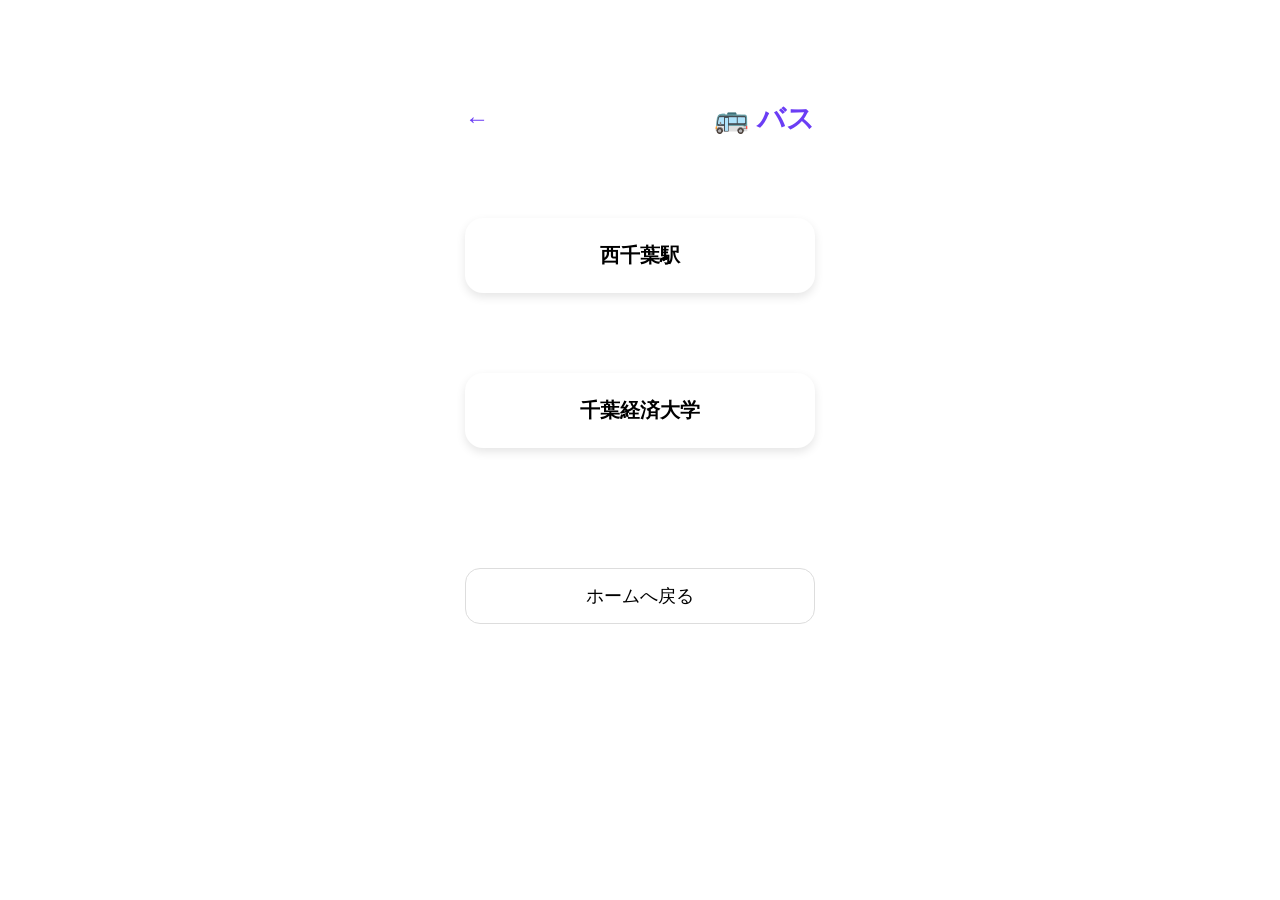
<file: ClaireLife/bus.html>
<!DOCTYPE html>
<html>
<head>
<meta charset="UTF-8">
<meta name="viewport" content="width=device-width, initial-scale=1.0">
<title>バス</title>
<link rel="stylesheet" href="css/style.css">
</head>

<body>

<div class="phone short-page bus-page">

<header>

<a href="train.html">←</a>

<h2>🚌 バス</h2>

</header>


<a href="https://transfer-cloud.navitime.biz/keiseibus-group/courses?busstop=00022298" target="_blank">
<button class="trainButton">
西千葉駅
</button>
</a>


<a href="https://transfer-cloud.navitime.biz/keiseibus-group/courses?busstop=00022298" target="_blank">
<button class="trainButton">
千葉経済大学
</button>
</a>

<a href="index.html">

<button class="back">
ホームへ戻る
</button>

</a>

</div>

</body>
</html>
</file>
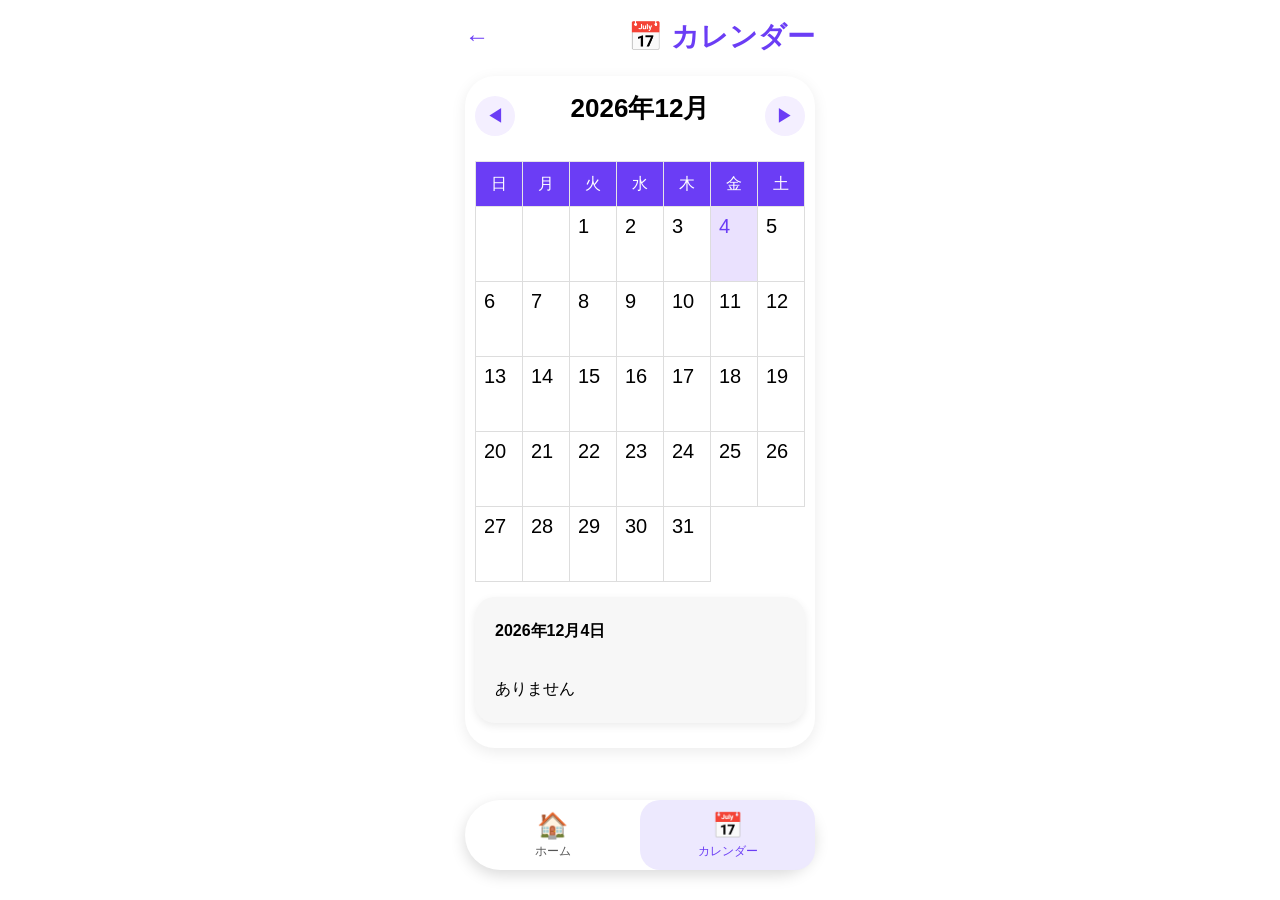
<file: ClaireLife/calendar.html>
<!DOCTYPE html>
<html lang="ja">

<head>

<meta charset="UTF-8">
<meta name="viewport" content="width=device-width, initial-scale=1.0">
<title>カレンダー</title>

<link rel="stylesheet" href="css/style.css">

</head>


<body>

<div class="app">

<div class="phone">


<header>

<a href="index.html">←</a>

<h2>📅 カレンダー</h2>

</header>


<div id="calendar"></div>

<div class="bottom-menu">

    <a href="index.html" class="menu-item">
        <div class="icon">🏠</div>
        <div class="text">ホーム</div>
    </a>

    <a href="calendar.html" class="menu-item active">
        <div class="icon">📅</div>
        <div class="text">カレンダー</div>
    </a>

</div>

</div>

</div>

<script src="js/submit.js"></script>
<script src="js/notice.js"></script>
<script src="js/calendar.js"></script>


</body>

</html>
</file>
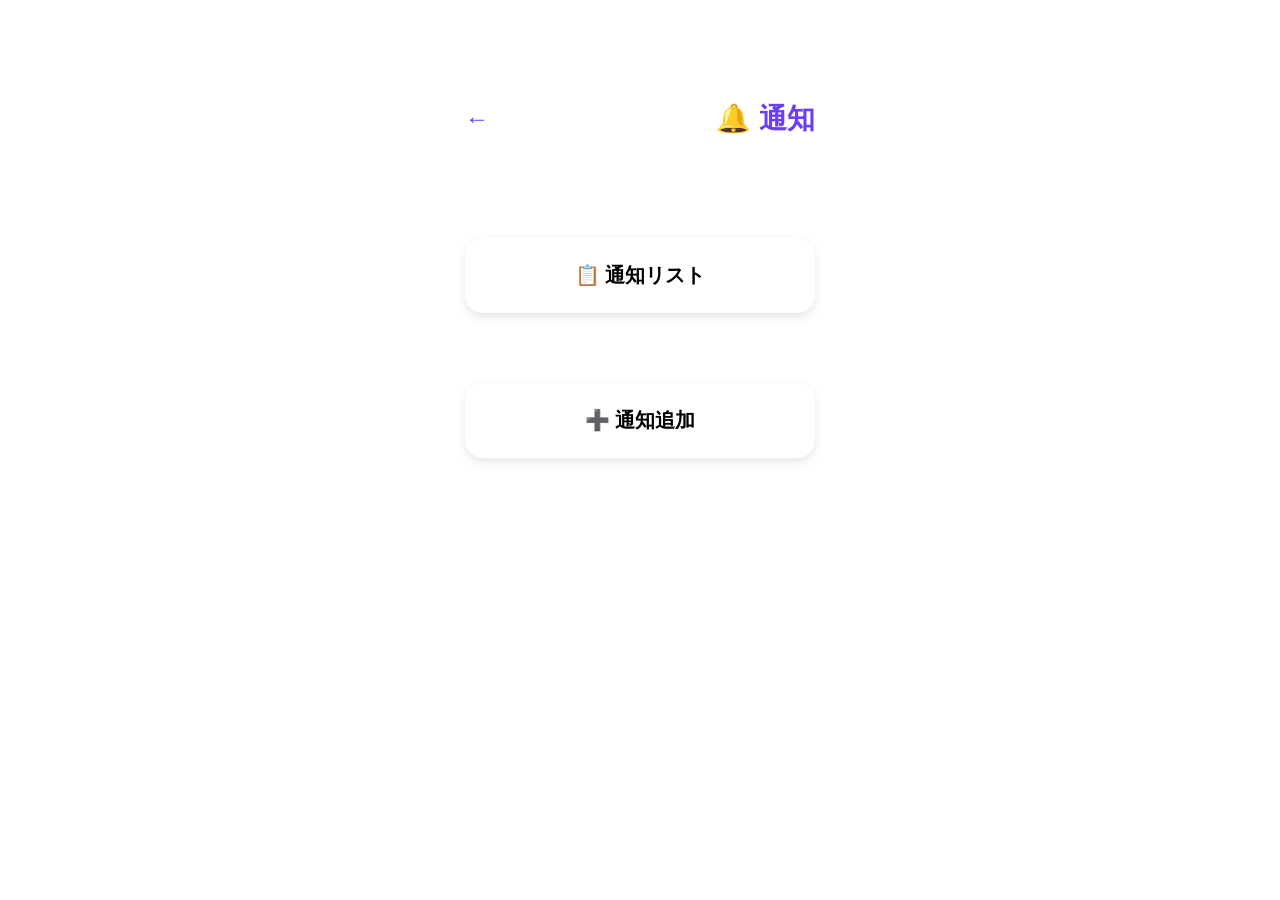
<file: ClaireLife/notice-menu.html>
<!DOCTYPE html>
<html lang="ja">

<head>

<meta charset="UTF-8">
<meta name="viewport" content="width=device-width, initial-scale=1.0">
<title>通知</title>

<link rel="stylesheet" href="css/style.css">

</head>


<body>

<div class="phone short-page">

<header>

<a href="index.html">←</a>

<h2>🔔 通知</h2>

</header>


<div class="submit-menu">

<a href="notice.html">

<button class="menu-btn">
📋 通知リスト
</button>

</a>


<a href="add-notice.html">

<button class="menu-btn">
➕ 通知追加
</button>

</a>

</div>


</div>

</body>

</html>
</file>
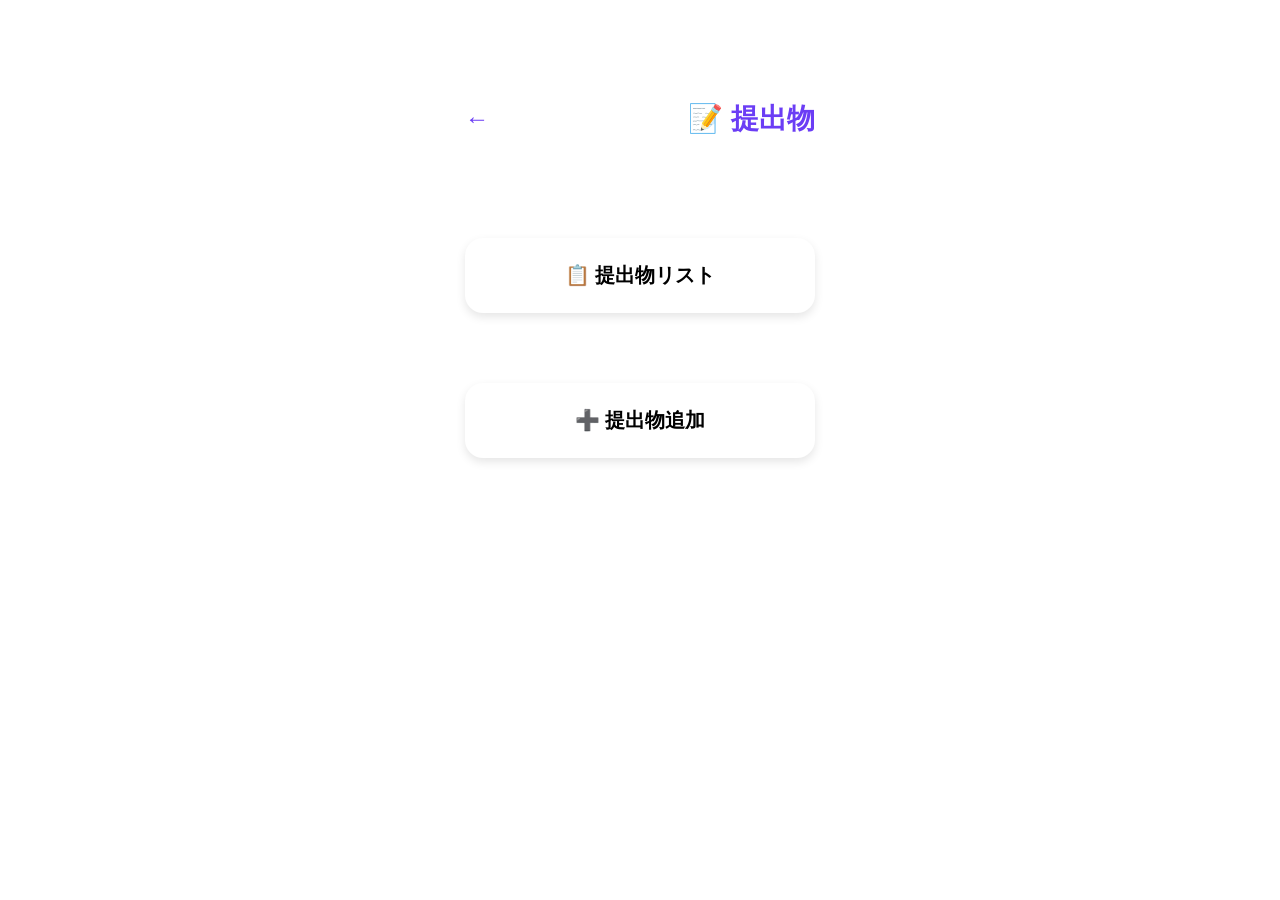
<file: ClaireLife/submit-menu.html>
<!DOCTYPE html>
<html lang="ja">

<head>

<meta charset="UTF-8">
<meta name="viewport" content="width=device-width, initial-scale=1.0">
<title>提出物</title>

<link rel="stylesheet" href="css/style.css">

</head>


<body>

<div class="phone short-page">

<header>

<a href="index.html">←</a>

<h2>📝 提出物</h2>

</header>


<div class="submit-menu">

<a href="tasks.html">

<button class="menu-btn">
📋 提出物リスト
</button>

</a>


<a href="add-submit.html">

<button class="menu-btn">
➕ 提出物追加
</button>

</a>

</div>


</div>

</body>

</html>
</file>
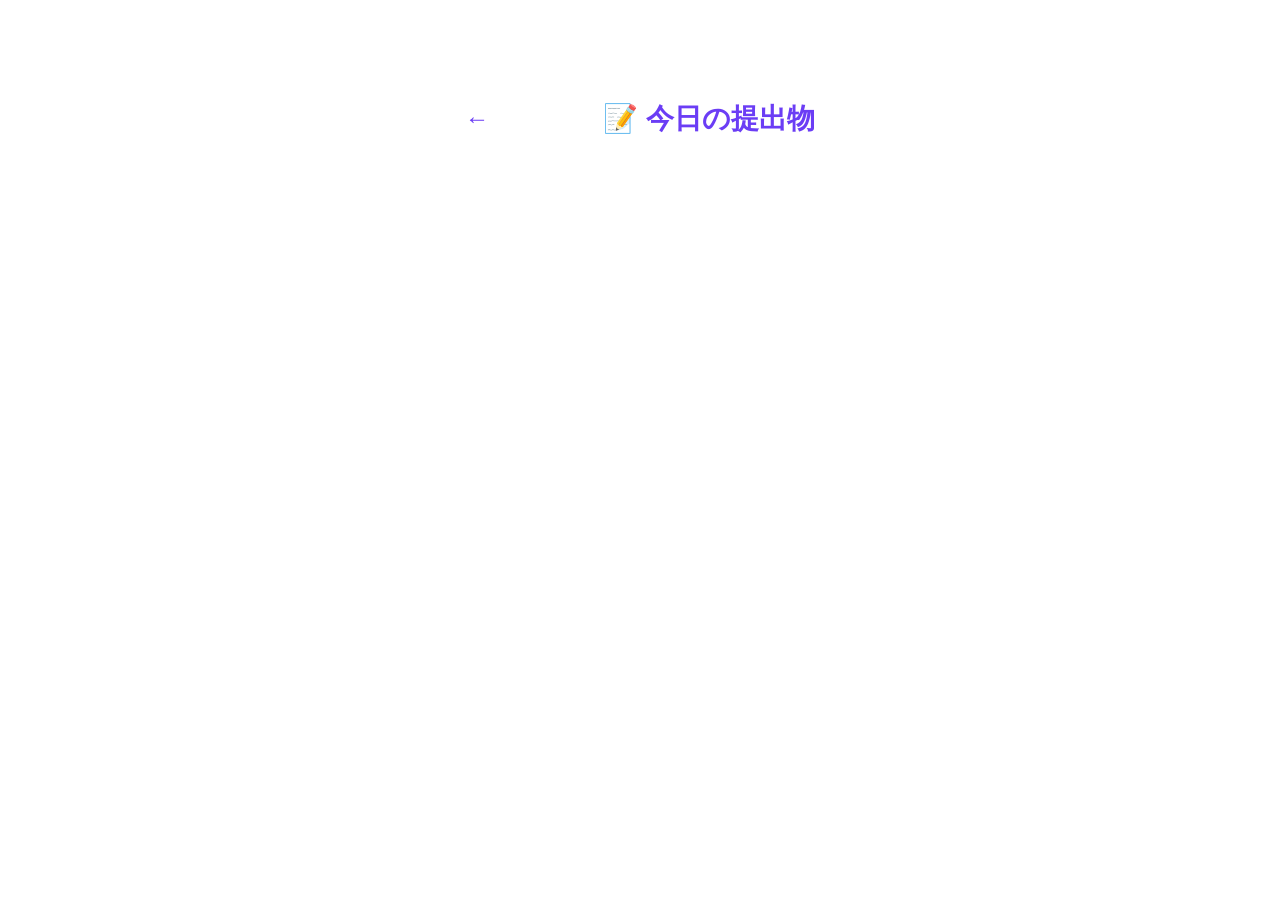
<file: ClaireLife/today-task.html>
<!DOCTYPE html>
<html lang="ja">

<head>

<meta charset="UTF-8">
<meta name="viewport" content="width=device-width, initial-scale=1.0">
<title>今日の提出物</title>

<link rel="stylesheet" href="css/style.css">

</head>


<body>


<div class="phone short-page">


<header>

<a href="index.html">←</a>

<h2>📝 今日の提出物</h2>

</header>


<div id="todayTaskList"></div>


</div>


<script src="js/today-task.js"></script>


</body>

</html>
</file>
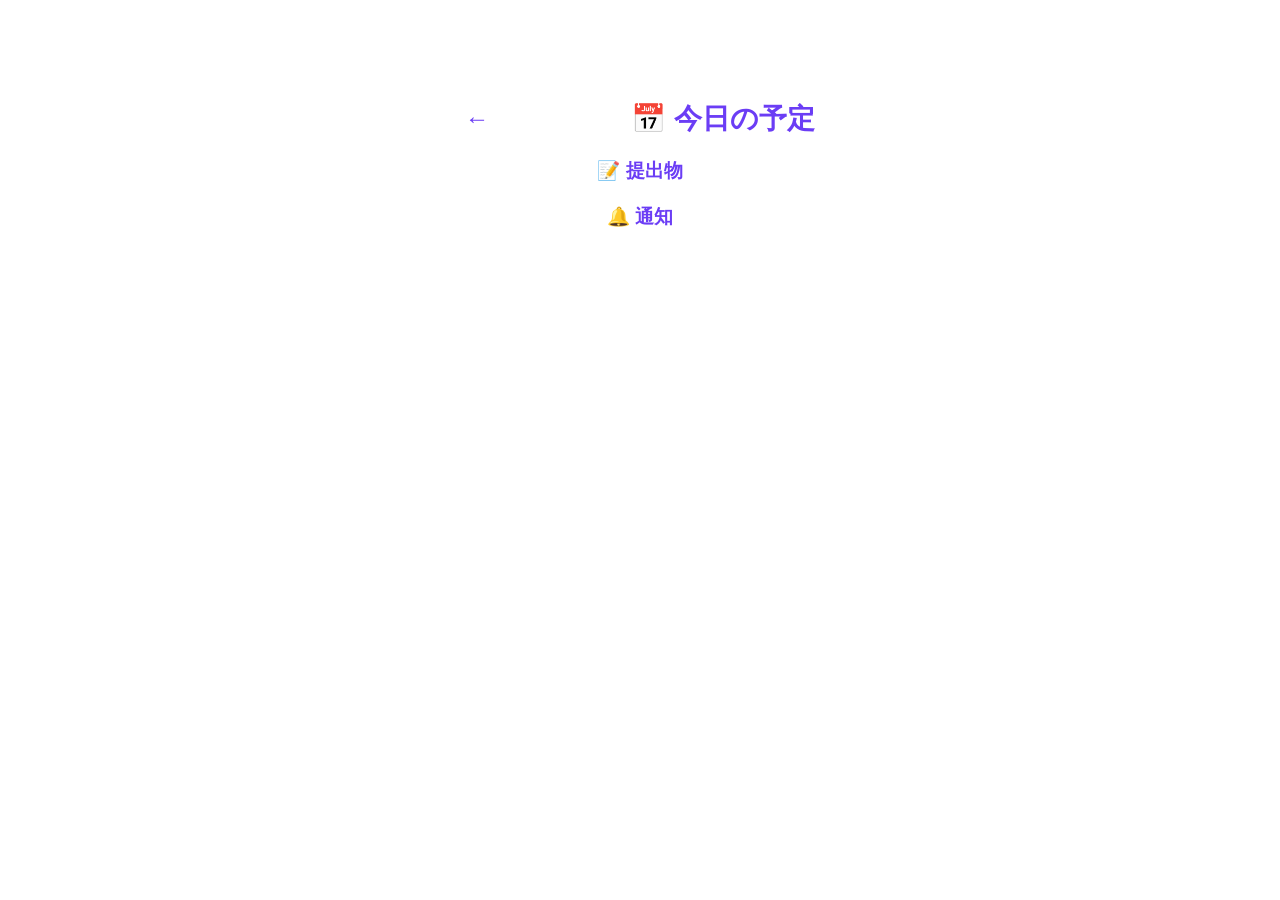
<file: ClaireLife/today.html>
<!DOCTYPE html>
<html lang="ja">

<head>

<meta charset="UTF-8">
<meta name="viewport" content="width=device-width, initial-scale=1.0">
<title>今日の予定</title>

<link rel="stylesheet" href="css/style.css">

</head>


<body>

<div class="phone short-page">  

<header>

<a href="index.html">←</a>

<h2>📅 今日の予定</h2>

</header>


<h3>📝 提出物</h3>

<div id="todaySubmit"></div>


<h3>🔔 通知</h3>

<div id="todayNotice"></div>


</div>


<script src="js/today.js"></script>

</body>

</html>
</file>
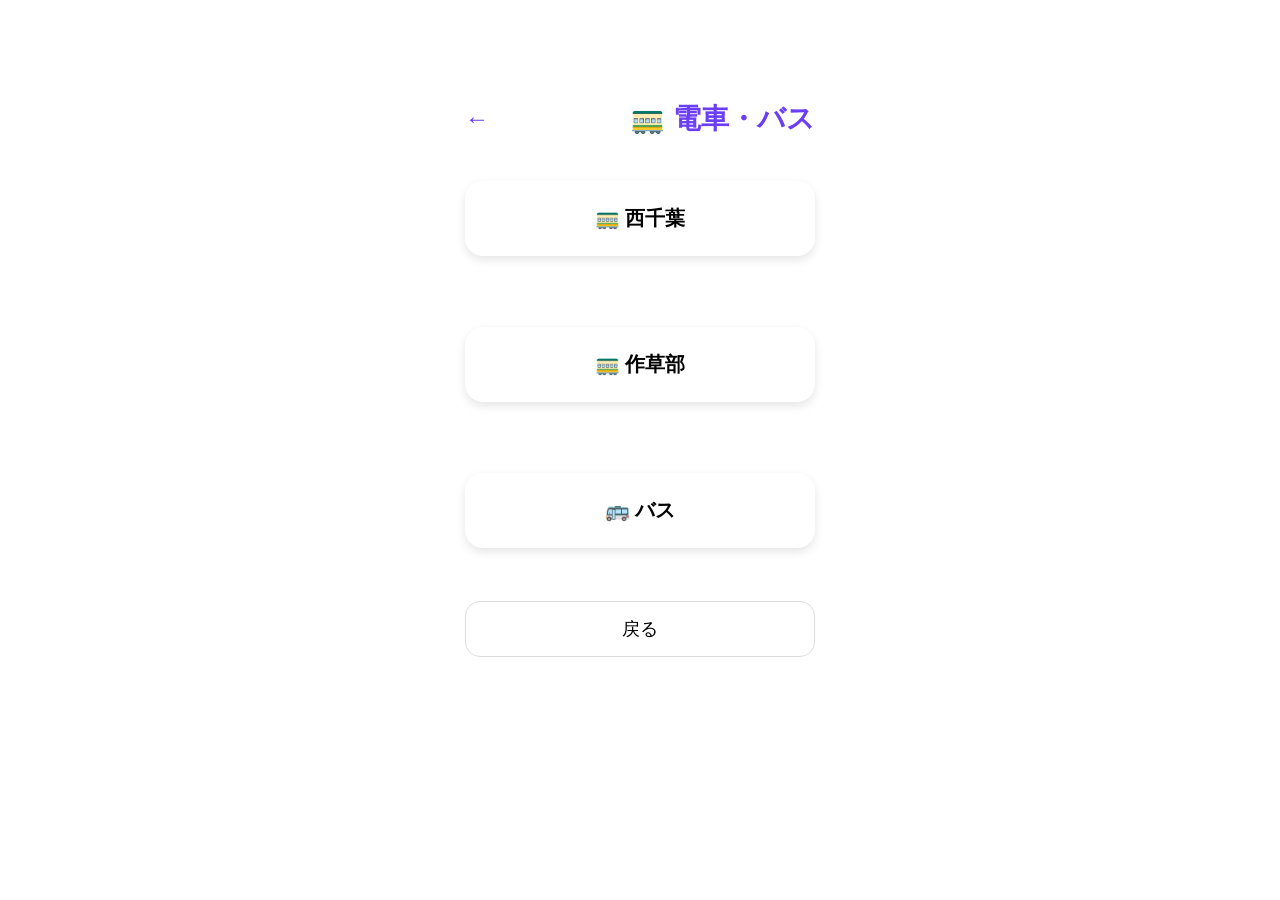
<file: ClaireLife/train.html>
<!DOCTYPE html>
<html lang="ja">

<head>

<meta charset="UTF-8">
<meta name="viewport" content="width=device-width, initial-scale=1.0">
<title>電車・バス</title>

<link rel="stylesheet" href="css/style.css">

</head>


<body>

<div class="phone short-page">
<header>

<a href="index.html">←</a>

<h2>🚃 電車・バス</h2>

</header>





<div class="train">

<a href="https://timetables.jreast.co.jp/timetable/list1163.html" target="_blank">
<button class="trainButton">
🚃 西千葉
</button>
</a>
<a href="https://ekitan.com/timetable/railway/line-station/231-8/d1" target="_blank">
<button class="trainButton">
🚃 作草部
</button>
</a>

<a href="bus.html">
<button class="trainButton">
🚌 バス
</button>
</a>

</div>


<a href="index.html">

<button class="back">

戻る

</button>

</a>



</div>


</body>

</html>
</file>
<file: ClaireLife/css/style.css>
/* ===================================
   学校アプリ style.css
   第1回（基本デザイン）
=================================== */

*{
    margin:0;
    padding:0;
    box-sizing:border-box;
    font-family:"Yu Gothic",sans-serif;
}

body{
    background:#f4f4f4;
    display:flex;
    justify-content:center;
    align-items:center;
    min-height:100vh;
    padding:0px 0px 0px;
}

.app{
    width:390px;
    margin:auto;
}


/* ---------- ヘッダー ---------- */

header{
    display:flex;
    justify-content:space-between;
    align-items:center;
    margin-bottom:20px;
}

header h2{
    color:#6b3df5;
    font-size:28px;
    font-weight:bold;
}

header a{
    text-decoration:none;
    color:#6b3df5;
    font-size:24px;
}

header button{
    width:45px;
    height:45px;
    border:none;
    border-radius:12px;
    background:#fff;
    cursor:pointer;
}

/* ---------- 学校画像 ---------- */

.school{
    width:240px;
    height:240px;
    margin:20px auto;
    display:flex;
    justify-content:center;
    align-items:center;
}

.school img{
    width:100%;
    height:100%;
    object-fit:contain;
    border-radius:20px;
}

/* ---------- 見出し ---------- */

h3{
    text-align:center;
    color:#6b3df5;
    margin:20px 0;
}

/* ---------- カード ---------- */

.card{
    display:flex;
    justify-content:space-between;
    align-items:center;
    background:#fff;
    padding:18px;
    margin-bottom:15px;
    border-radius:18px;
    box-shadow:0 3px 10px rgba(0,0,0,.08);
    transition:.2s;
}

.card:hover{
    transform:translateY(-2px);
}

.card div:last-child{
    font-weight:bold;
    color:#6b3df5;
}

/* ---------- リンク ---------- */

a{
    text-decoration:none;
    color:inherit;
}

/* ---------- メニュー ---------- */

.menu{
    display:grid;
    grid-template-columns:repeat(2,1fr);
    gap:18px;
    margin-top:25px;
}

.menu a{
    width:100%;
}

.menu button{
    width:100%;
    height:110px;
    border:none;
    border-radius:20px;
    background:#fff;
    box-shadow:0 4px 10px rgba(0,0,0,.1);

    display:flex;
    flex-direction:column;
    justify-content:center;
    align-items:center;

    font-size:18px;
    font-weight:bold;

    cursor:pointer;
    transition:.2s;
}

.menu button:hover{
    background:#6b3df5;
    color:#fff;
}

/* ---------- 共通ボタン ---------- */

button{
    cursor:pointer;
    transition:.2s;
}

.save{
    width:100%;
    margin-top:20px;
    padding:15px;
    border:none;
    border-radius:15px;
    background:#6b3df5;
    color:#fff;
    font-size:18px;
}

.back{
    width:100%;
    margin-top:15px;
    padding:15px;
    border:1px solid #ddd;
    border-radius:15px;
    background:#fff;
    font-size:18px;
}

.save:hover{
    opacity:.9;
}

.back:hover{
    background:#f5f3ff;
}
/* ===================================
   第2回
   時間割・提出物・通知・電車
=================================== */

/* ---------- 入力欄 ---------- */

input,
textarea{
    width:100%;
    padding:14px;
    margin:10px 0;
    border:2px solid #ddd;
    border-radius:15px;
    font-size:16px;
    outline:none;
    transition:.2s;
    background:#fff;
}

input:focus,
textarea:focus{
    border-color:#6b3df5;
}

/* ---------- 曜日ボタン ---------- */

.days{
    display:flex;
    justify-content:space-between;
    margin:20px 0;
}

.day-btn{
    width:45px;
    height:45px;
    border:none;
    border-radius:50%;
    background:#fff;
    color:#6b3df5;
    font-weight:bold;
    box-shadow:0 2px 6px rgba(0,0,0,.1);
}

.day-btn.active{
    background:#6b3df5;
    color:#fff;
}

/* ---------- 時間割 ---------- */

.schedule{
    margin-top:20px;
}

.lesson{
    display:flex;
    align-items:center;
    gap:10px;

    margin-bottom:10px;
    padding:10px;

    background:#fff;
    border-radius:15px;

    box-shadow:0 3px 8px rgba(0,0,0,.08);
}

.lesson span{
    width:35px;
    text-align:center;
    font-weight:bold;
    color:#6b3df5;
}

.lesson input{
    flex:1;
    margin:0;
    border:none;
    background:none;
    font-size:16px;
}

/* ---------- 提出物カード ---------- */

.task-card{
    position:relative;
    background:#fff;
    padding:18px;
    margin:15px 0;
    border-radius:18px;
    box-shadow:0 3px 10px rgba(0,0,0,.12);
}

.task-title{
    font-size:18px;
    font-weight:bold;
    margin-bottom:8px;
}

.task-date{
    color:#666;
    margin-bottom:8px;
}

.task-remain{
    font-weight:bold;
}

/* ---------- 残り日数 ---------- */

.today{
    color:red;
    font-weight:bold;
}

.tomorrow{
    color:orange;
    font-weight:bold;
}

.expired{
    color:#999;
    font-weight:bold;
}

/* ---------- 削除ボタン ---------- */


/* ---------- 今日カード ---------- */

.today-task{
    background:#6b3df5;
    color:#fff;
}

.today-task div{
    color:#fff;
}

/* ---------- 電車・バス ---------- */

.train{
    display:flex;
    flex-direction:column;
    align-items:center;
    margin-top:30px;
}

.trainButton,
.menu-btn{
    width:100%;
    height:75px;

    margin:5px 0;

    border:none;
    border-radius:18px;

    background:#fff;

    font-size:20px;
    font-weight:bold;

    display:flex;
    justify-content:center;
    align-items:center;

    box-shadow:0 4px 10px rgba(0,0,0,.1);
}


.trainButton:hover,
.menu-btn:hover{

    background:#6b3df5;
    color:#fff;

}

/* ---------- アイコン ---------- */

.icon{
    width:40px;
    text-align:center;
    color:#6b3df5;
    font-size:22px;
}

.home-icon{
    width:60px;
    height:60px;
    object-fit:contain;
}
/* ===================================
   第3回
   カレンダー・Flatpickr・SweetAlert・下部メニュー
=================================== */

/* ---------- カレンダー ---------- */

#calendar{
    margin-top:20px;
}

.calendar-table{
    width:100%;
    border-collapse:collapse;
    margin-top:20px;
}

.calendar-table th,
.calendar-table td{
    width:14.28%;
    height:55px;
    text-align:center;
    border:1px solid #e5e5e5;
}

.calendar-table th{
    background:#6b3df5;
    color:#fff;
    font-weight:bold;
}

.calendar-table td{
    background:#fff;
    cursor:pointer;
    transition:.2s;
}

.calendar-table td:hover{
    background:#ede9fe;
}

#dayPlan{
    margin-top:20px;
    padding:15px;
    border-radius:15px;
    background:#faf8ff;
    box-shadow:0 3px 8px rgba(0,0,0,.08);
}

/* ---------- Flatpickr ---------- */

.flatpickr-calendar{
    border:none !important;
    border-radius:20px !important;
    overflow:hidden;
    box-shadow:0 8px 25px rgba(0,0,0,.2);
}

.flatpickr-months{
    background:#6b3df5 !important;
}

.flatpickr-current-month,
.flatpickr-current-month .cur-month,
.flatpickr-current-month input.cur-year{
    color:#fff !important;
}

.flatpickr-prev-month,
.flatpickr-next-month{
    fill:#fff !important;
}

.flatpickr-weekdays{
    background:#ede9fe !important;
}

.flatpickr-weekday{
    color:#6b3df5 !important;
    font-weight:bold;
}

.flatpickr-day.today{
    border:2px solid #6b3df5;
}

.flatpickr-day:hover{
    background:#ede9fe !important;
    color:#6b3df5;
}

.flatpickr-day.selected{
    background:#6b3df5 !important;
    border-color:#6b3df5 !important;
    color:#fff !important;
}

/* ---------- SweetAlert ---------- */

.swal2-container{
    position:absolute !important;
    inset:0 !important;
    width:100% !important;
    height:100% !important;
    border-radius:25px;
    overflow:hidden;
    z-index:9999 !important;
}

.swal2-popup{
    width:280px !important;
    border-radius:20px !important;
}

.swal2-title{
    font-size:20px !important;
}

.swal2-confirm{
    background:#6b3df5 !important;
}



/* ---------- 共通 ---------- */

footer{
    margin:0;
}

table{
    width:100%;
    border-collapse:collapse;
}

th,
td{
    padding:10px;
}

img{
    max-width:100%;
    display:block;
}
.app{
    width:390px;
    margin:20px auto;
    position:relative;
}


/* SweetAlertをアプリ内に表示 */
.swal2-container{
    position:absolute !important;
    inset:0 !important;
    width:100% !important;
    height:100% !important;
    border-radius:25px !important;
    overflow:hidden !important;
    z-index:9999 !important;
}
.swal2-container{
    align-items:center !important;
}

.swal2-popup{
    margin-top:0px !important;
}






body.swal2-shown{
    padding-right:0 !important;
}
body.swal2-shown{
    padding-right:0 !important;
    overflow:hidden !important;
}


/* 黒い靄 */
.swal2-container{
    position:absolute !important;
    inset:0 !important;
    width:100% !important;
    height:100% !important;
    padding:0 !important;
}




body.swal2-shown{
    padding-right:0 !important;
    overflow:hidden !important;
}

/* 提出物追加ボタン */

.add-btn{

    width:100%;

    height:55px;

    border:none;

    border-radius:18px;

    background:#6b3df5;

    color:white;

    font-size:16px;

    font-weight:bold;

    box-shadow:0 4px 10px rgba(0,0,0,.1);

    cursor:pointer;

}
.delete-btn,
.done-btn{

    width: 50px;
    height: 50px;
    border-radius:50%;

    border:none;

    background:#fff;

    color:#000;

    font-size:13px;

    font-weight:bold;

    white-space:nowrap;

}


.task-card .done-btn{
    position:absolute;
    right:15px;
    top:50%;
    transform:translateY(-50%);

    width:70px;
    height:35px;

    background:white !important;
    color:#000 !important;

    border:2px solid #ddd;
    border-radius:18px;

    font-size:13px;
}
.today-task .done-btn{
    position:absolute;
    right:15px;
    top:50%;
    transform:translateY(-50%);

    width:70px;
    height:35px;

    background:white !important;
    color:#000 !important;

    border:2px solid #ddd;
    border-radius:18px;

    font-size:13px;
}

/* 今日の提出物が紫の時 */
.today-task,
.today-task *{
    color:white !important;
}


/* 今日の通知が紫の時 */
.today-notice,
.today-notice *{
    color:white !important;
}

.today-notice{
    background:#6b3df5;
}

.done-btn{
    position:absolute;

    right:15px;
    top:50%;
    transform:translateY(-50%);

    width:70px;
    height:35px;

    background:white !important;
    color:#000 !important;

    border:2px solid #ddd;
    border-radius:50px;

    font-size:13px;
    font-weight:bold;

    display:flex;
    justify-content:center;
    align-items:center;
}.card,
.task-card{
    position:relative;
}

/* 提出物一覧の下ボタン位置 */
.add-btn,
.back{
    margin-top:40px;
}

.submit-buttons{
    margin-top:50px;
}

.submit-buttons button{
    margin-top:15px;
}

/* 通知一覧の下ボタン */
.notice-buttons{
    margin-top:50px;
}

.notice-buttons button{
    margin-top:15px;
}
/* 一覧画面の下ボタン間隔 */
.add-btn,
.back{
    margin-bottom:10px;
}

.list-buttons{
    margin-top:50px;
}

.list-buttons .back{
    margin-top:25px;
}

.setting-btn{
    width:50px;
    height:50px;

    border:1px solid #ddd;
    border-radius:20px;

    background:#fff;
    color:#6b3df5;

    display:flex;
    justify-content:center;
    align-items:center;

    font-size:24px;

    box-shadow:0 3px 8px rgba(0,0,0,.0.5);
    transition:.2s;
}

.setting-btn:hover{
    background:#f5f3ff;
}

.back-btn{
    width:100%;
    padding:14px;

    border:1px solid #ddd;
    border-radius:15px;

    background:#fff;
    color:#000;

    font-size:16px;
    font-weight:bold;

    box-shadow:0 2px 6px rgba(0,0,0,.08);
    cursor:pointer;
    transition:.2s;
}

.back-btn:hover{
    background:#f5f5f5;
}

.delete-btn{
    width:80px;
    height:38px;

    display:flex;
    justify-content:center;
    align-items:center;

    border:1px solid #ddd;
    border-radius:999px;

    background:#fff;
    color:#000;

    font-size:14px;
    font-weight:bold;

    box-shadow:0 2px 6px rgba(0,0,0,.08);
    cursor:pointer;
    transition:.2s;
}

.delete-btn:hover{
    background:#f5f3ff;
}

.trainButton{
    width:100%;
    height:75px;

    border:none;
    border-radius:18px;

    background:#fff;

    font-size:20px;
    font-weight:bold;

    box-shadow:0 4px 10px rgba(0,0,0,.1);

    display:flex;
    justify-content:center;
    align-items:center;
}



.train a{
    display:block;
    width:100%;
    margin:8px 0;
}

.trainButton{
    width:100%;
    height:75px;
}








.bus-page .trainButton{
    margin: 50px 0 !important;
}
.bus-page > a:first-of-type{
    margin-top:80px !important;
}

.submit-menu{
    margin-top:100px !important;
}

.submit-menu a{
    display:block;
    margin:70px 0 !important;
}

.notice-menu{
    margin-top:100px !important;
}

.notice-menu a{
    display:block;
    margin:45px 0 !important;
}
.save{
    margin-bottom:5px !important;
}

.save + a .back{
    margin-top:5px !important;
}


.home-page{
    min-height:844px;
}

.top-alert{
    margin: 30px 0 !important;
}



/* カレンダー */

#calendar{

    background:white;

    border-radius:30px;

    padding:15px 10px 25px;

    margin-top:10px;

    width:100%;

    box-shadow:0 4px 15px rgba(0,0,0,0.08);

    overflow:hidden;

}



#calendar h2{

    text-align:center;

    font-size:26px;

    margin-bottom:15px;

}



.calendar-table{

    width:100%;

    border-collapse:collapse;

}



.calendar-table th{

    height:45px;

    background:#6b3df5;

    color:white;

    font-weight:normal;

}



.calendar-table td{

    height:75px;

    text-align:left;

    vertical-align:top;

    padding:8px;

    font-size:20px;

    border:1px solid #ddd;

    cursor:pointer;

}



#dayPlan{

    margin-top:15px;

    padding:20px;

    background:#f7f7f7;

    border-radius:20px;

    font-size:16px;

    line-height:1.8;

}
.calendar-table td.selected-day{

    background:rgba(139,92,246,0.18) !important;

    color:#6b3df5 !important;

    border:none !important;

}


.calendar-header h2{

    margin:0;

    text-align:center;

    font-size:26px;
    color:#000;

}

.month-btn{

    width:40px;

    height:40px;

    border:none;

    border-radius:50%;

    background:#6b3df5;

    color:white;

    font-size:18px;

    cursor:pointer;

    transition:.2s;

}

.month-btn:hover{

    opacity:.8;

}
.calendar-header{
    display:grid;
    grid-template-columns:40px 1fr 40px;
    align-items:center;
    gap:15px;

    
}

.calendar-header h2{
    margin:0;
    text-align:center;
    font-size:26px;
}

.month-btn{
    width:40px;
    height:40px;

    border:none;
    border-radius:50%;

    background:#f4efff;
    color:#6b3df5;

    display:flex;
    justify-content:center;
    align-items:center;

    font-size:18px;
}


/* ===== 下メニュー ===== */

.bottom-menu{
    position:sticky;

    bottom:-40px;

    margin:20px auto 0;

    width:calc(100% - 40px);
    height:65px;

    display:flex;
    justify-content:space-around;
    align-items:center;

    background:rgba(255,255,255,0.8);
    backdrop-filter:blur(15px);

    border-radius:35px;
    box-shadow:0 5px 15px rgba(0,0,0,.12);
}



.menu-item{
    flex:1;
    height:55px;

    display:flex;
    flex-direction:column;
    justify-content:center;
    align-items:center;

    text-decoration:none;
    color:#888;

    border-radius:28px;
    transition:.2s;
}

.menu-item.active{
    background:#efe9ff;
    color:#6b3df5;
}

.icon{
    font-size:22px;
}

.text{
    font-size:12px;
    margin-top:3px;
}



/* ===================================
   スマホ枠と下部メニューの決定版修正
   （重複を避けるため、このファイル内で`.phone`の設定はここだけにしてください）
=================================== */

/* スマホ枠の大きさと基準を設定 */
.phone {
    width:390px;
    min-height:844px;
    background:white;
    border-radius:25px;
    padding:20px;
    padding-bottom:100px;
    position:relative;
    overflow:hidden;
}

/* 下部メニュー固定 */
.bottom-menu{
    position:fixed;

    bottom:30px;
    left:50%;
    transform:translateX(-50%);

    width:calc(100% - 40px);
    max-width:350px;

    height:70px;

    background:white;

    border-radius:35px;

    display:flex;
    justify-content:space-around;
    align-items:center;

    box-shadow:0 5px 15px rgba(0,0,0,.15);

    z-index:9999;
}


.menu-item{
    text-decoration:none;
    color:#555;

    text-align:center;

    font-size:13px;
}


.menu-item .icon{
    font-size:25px;
}


.menu-item .text{
    margin-top:3px;
}


/* メニュー内の文字とアイコンのデザイン */
.bottom-menu .menu-item{
    flex:1;
    display:flex;
    flex-direction:column;
    align-items:center;
    justify-content:center;
    height:100%;
    margin:0;
    padding:0;
    border-radius:20px;
}

.bottom-menu .menu-item.active{
    background:#ede9fe;   /* 薄い紫 */
    color:#6b3df5;
}

.bottom-menu .menu-item.active .icon{
    color:#6b3df5;
    background:none;      /* 丸い背景をなくす */
}


.bottom-menu{
    transition:0.3s;
}


html,
body{
    overflow-x:hidden;
}


.phone{
    overflow-x:hidden;
}.app{
    width:390px;
    max-width:100%;
    overflow:hidden;
}
html,body{
    width:100%;
    overflow-x:hidden;
}
.short-page{
    min-height:700px;
}

a + a .trainButton{
    margin-top:50px;
}

.bus-page > a:first-of-type{
    display:block;
    margin-top:60px;
}
.bus-page a{
    display:block;
}

.bus-page a + a{
    margin-top:80px;
}
.setting-icon{
    width:100%;
    height:100%;
    border-radius:50%;
    object-fit:cover;
}

.profile-icon{
    width:100px;
    height:100px;
    border-radius:50%;
    object-fit:cover;
    display:block;
    margin:20px auto;
    border:2px solid #ddd;
}


.profile-icon{
    width:100px;
    height:100px;
    border-radius:50%;
    object-fit:cover;
    display:block;
    margin:20px auto;
    cursor:pointer;
}

#userName{
    cursor:pointer;
}

.calendar-table td{
    position: relative;
}

.day-mark{
    position: absolute;
    top: 2px;
    right: 2px;
    transform: scale(0.6);
    transform-origin: top right;
    display: inline-block;
}


.task-buttons{
    position:absolute;
    right:15px;
    top:50%;
    transform:translateY(-50%);

    display:flex;
    flex-direction:column;
    gap:10px;
}


.task-buttons button{
    position:static !important;
    transform:none !important;

    width:75px;
    height:35px;

    border-radius:20px;
    border:2px solid #ddd;

    background:white !important;
    color:#000 !important;

    font-size:13px;
}
.edit-btn{
    font-size:13px;
    font-weight:bold;
    display:flex;
    justify-content:center;
    align-items:center;
}


#dayPlan button{

    width:35px;
    height:35px;

    border-radius:50%;

    border:1px solid #ddd;

    background:#f7f7f7 !important;

    color:#000 !important;

    font-size:16px;
    font-weight:bold;

    display:inline-flex;
    justify-content:center;
    align-items:center;

    margin-left:8px;

    padding:0;

    box-shadow:0 3px 8px rgba(0,0,0,0.15);
}
.task-buttons{
    display:flex;
    justify-content:flex-end;
    gap:10px;
    margin-top:10px;
}


.task-buttons{
    display:flex;
    flex-direction:row;
    justify-content:flex-end;
    gap:10px;
    margin-top:10px;
}

#dayPlan .task-buttons{
    display:flex;
    justify-content:flex-end;
    gap:10px;
    margin-top:10px;
}

#dayPlan .task-buttons button{

    width:40px;
    height:40px;

    border-radius:50%;

    border:1px solid #ddd;

    background:white;

    display:flex;
    justify-content:center;
    align-items:center;

    padding:0;

}
.task-card .task-buttons{
    display:flex;
    flex-direction:column;
    gap:8px;
    position:absolute;
    right:15px;
    top:50%;
    transform:translateY(-50%);
}
.card .task-buttons{
    display:flex;
    flex-direction:column;
    gap:8px;
    position:absolute;
    right:15px;
    top:50%;
    transform:translateY(-50%);
}

#dayPlan .task-buttons{
    display:flex;
    flex-direction:row;
    justify-content:flex-end;
    align-items:center;
    gap:10px;
    margin-top:10px;
}

#dayPlan .task-buttons button{
    width:40px;
    height:40px;
    border-radius:50%;
    border:1px solid #ddd;
    background:white;
    display:flex;
    justify-content:center;
    align-items:center;
    padding:0;
}
.task-card .task-buttons{
    display:flex;
    flex-direction:column;
    gap:8px;

    position:absolute;
    right:15px;
    top:50%;
    transform:translateY(-50%);
}.task-card .edit-btn,
.task-card .done-btn{

    width:70px;
    height:35px;

    border-radius:18px;

    font-size:13px;

    display:flex;
    justify-content:center;
    align-items:center;

    padding:0;
}
#title,
#date{
    width:100% !important;
    max-width:100% !important;
    min-width:0 !important;
    box-sizing:border-box !important;
}
html,
body {
    background:#fff;
}

body{
    background:#fff;
}

.app{
    position:relative;
    z-index:1;
}

.app::before{
    content:"";
    position:fixed;
    top:0;
    bottom:0;
    left:0;
    right:0;
    background:#fff;
    z-index:-1;
}

.swal2-container{
    top:0 !important;
    bottom:0 !important;
    left:0 !important;
    right:0 !important;
    margin:0 !important;
    padding:0 !important;
    width:100vw !important;
    height:100vh !important;
}

body.swal2-shown{
    margin:0 !important;
    padding:0 !important;
}
.swal2-container{
    position:fixed !important;
    inset:0 !important;
    width:100vw !important;
    height:100vh !important;

    background:rgba(0,0,0,0.45) !important;

    padding:0 !important;
    margin:0 !important;

    border-radius:0 !important;
    overflow:visible !important;

    z-index:9999 !important;
}

.swal2-popup{
    position:relative !important;
    z-index:10000 !important;
}
.phone{
    padding-top:0 !important;
}

.app{
    margin-top:0 !important;
}
@media screen and (max-width:600px){

    html,
    body{
        margin:0 !important;
        padding:0 !important;
        min-height:100vh !important;
    }

    .app{
        margin-top:0 !important;
    }

    .phone{
        margin-top:0 !important;
        padding-top:0 !important;
    }

}
@media screen and (max-width:600px){

    body{
        display:block !important;
        align-items:initial !important;
        justify-content:initial !important;
        padding:0 !important;
        margin:0 !important;
    }

    .app{
        width:390px !important;
        max-width:100% !important;
        margin:0 auto !important;
    }

    .phone.home-page{
        width:390px !important;
        max-width:100% !important;
        min-height:100vh !important;

        margin:0 !important;
        padding-top:0 !important;
    }

    .home-page .content{
        margin:0 !important;
        padding-top:0 !important;
    }

    .home-page header{
        margin-top:0 !important;
        padding-top:0 !important;
    }

}
/* ===================================
   SweetAlert 最終設定
   画面の真ん中に表示
=================================== */

.swal2-container {
    position: fixed !important;

    top: 0 !important;
    right: 0 !important;
    bottom: 0 !important;
    left: 0 !important;

    width: 100vw !important;
    height: 100vh !important;

    display: flex !important;

    align-items: center !important;
    justify-content: center !important;

    padding: 0 !important;
    margin: 0 !important;

    background: rgba(0,0,0,0.45) !important;

    z-index: 99999 !important;
}

.swal2-popup {
    position: relative !important;

    top: 180px !important;
    
    margin: 0 !important;

    
}
</file>
